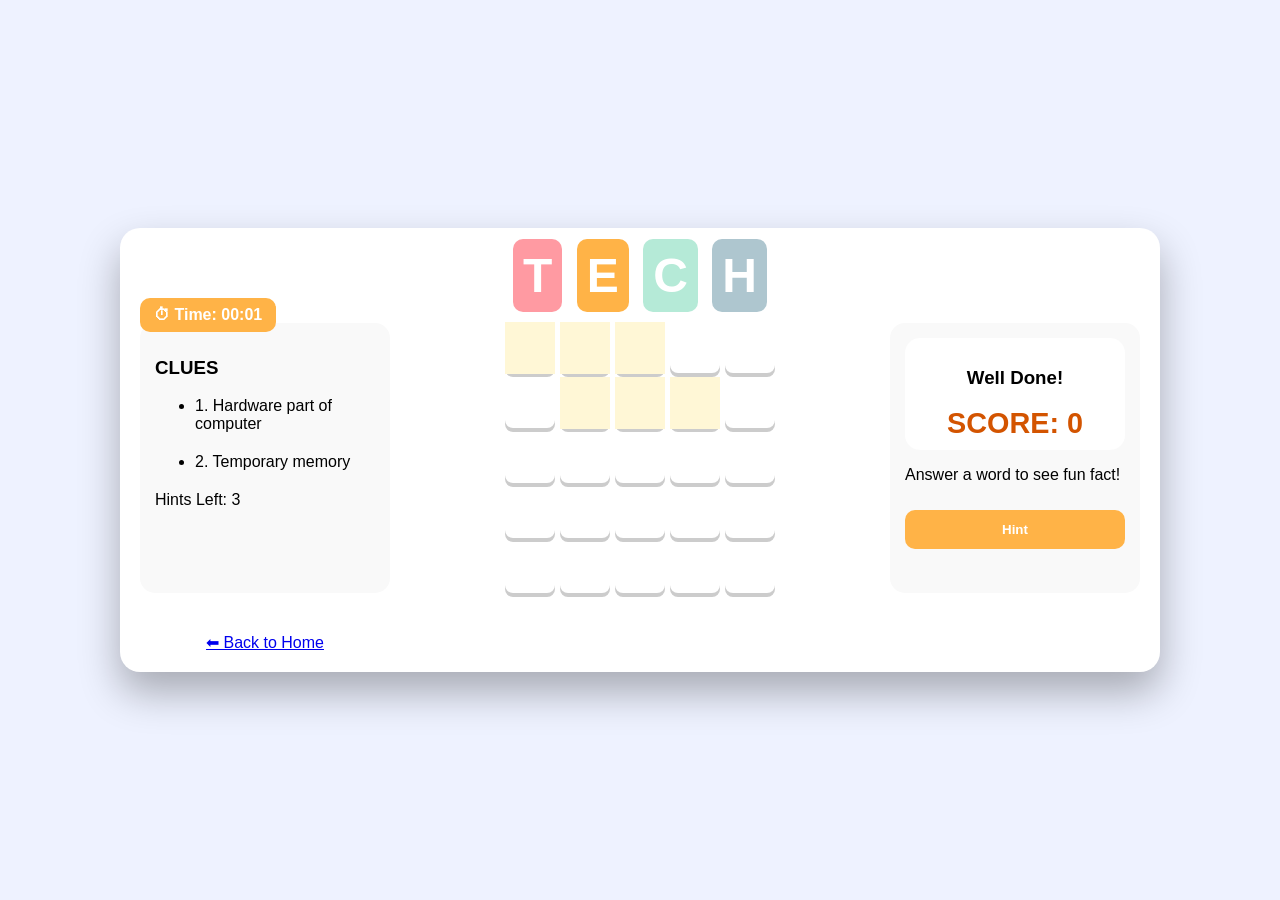
<file: one.html>
<!DOCTYPE html>
<html lang="en">
<head>
<meta charset="UTF-8">
<meta name="viewport" content="width=device-width, initial-scale=1.0">
<title>Tech Crossword Quest</title>
<link rel="stylesheet" href="styles.css">
</head>

<body>
<div id="game-container">

  <!-- PREVIOUS ARROW -->
  <div id="prev-arrow">←</div>

  <!-- TIMER -->
  <div id="top-timer">⏱ Time: 00:00</div>

  <!-- HEADER -->
  <div class="header">
    <span class="title-letter t-1">T</span>
    <span class="title-letter t-2">E</span>
    <span class="title-letter t-3">C</span>
    <span class="title-letter t-4">H</span>
  </div>

  <!-- CLUES -->
  <div class="panel">
    <h3>CLUES</h3>
    <ul id="clues-list"></ul>
    <div>Hints Left: <span id="hint-count">3</span></div>
  </div>

  <!-- GRID -->
  <div class="grid" id="crossword-grid"></div>

  <!-- SCORE -->
  <div class="panel">
    <div class="score-box">
      <h3>Well Done!</h3>
      <div id="score-val">SCORE: 0</div>
    </div>
    <p id="fun-fact">Answer a word to see fun fact!</p>
    <button class="btn btn-hint" id="hint-btn">Hint</button>
  </div>

  <!-- NEXT LEVEL -->
  <div id="next-level-container" style="display:none;">
    <button class="btn" id="next-level-btn">Next Level →</button>
  </div>
  <a href="../index.html" style="display:block; margin-top:20px; text-align:center;">⬅ Back to Home</a>

</div>

<script src="script.js"></script>
</body>
</html>
</file>
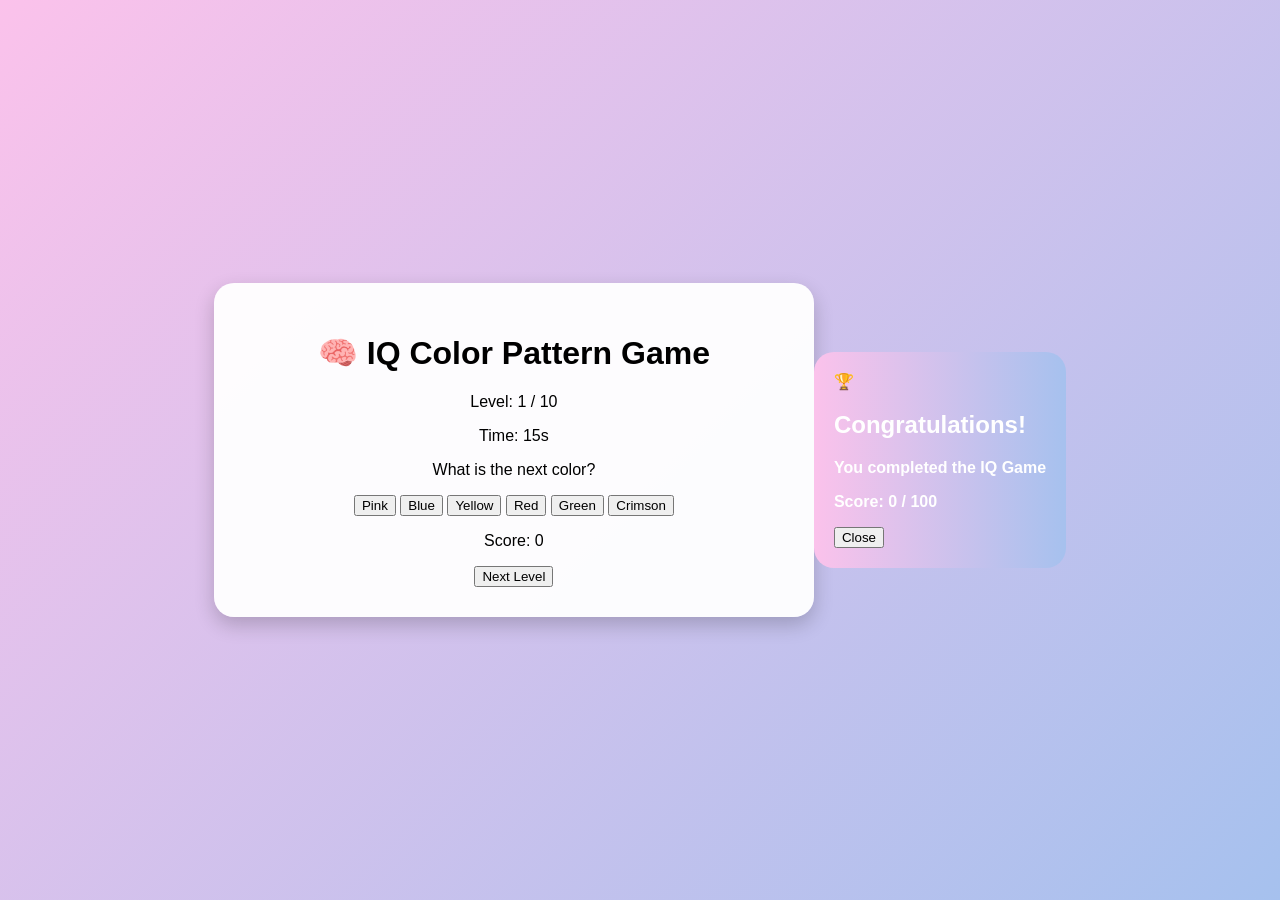
<file: three.html>
<!DOCTYPE html>
<html lang="en">
<head>
  <meta charset="UTF-8">
  <title>IQ Color Pattern Game</title>
  <link rel="stylesheet" href="style.css">
</head>
<body>

<div class="game-container">
  <h1>🧠 IQ Color Pattern Game</h1>

  <p class="level">Level: <span id="level">1</span> / 10</p>
  <p class="timer">Time: <span id="timer">15</span>s</p>

  <div id="pattern" class="pattern-box"></div>

  <p class="question">What is the next color?</p>

  <div class="options">
    <button onclick="checkAnswer('pink')">Pink</button>
    <button onclick="checkAnswer('blue')">Blue</button>
    <button onclick="checkAnswer('yellow')">Yellow</button>
    <button onclick="checkAnswer('red')">Red</button>
    <button onclick="checkAnswer('green')">Green</button>
    <button onclick="checkAnswer('crimson')">Crimson</button>
  </div>

  <p id="result"></p>
  <p class="score">Score: <span id="score">0</span></p>
  <button class="next-btn" onclick="nextQuestion()">Next Level</button>
</div>

<!-- Certificate popup -->
<div id="certificate" class="certificate">
  <div class="certificate-content">
    <div class="trophy">🏆</div>
    <h2>Congratulations!</h2>
    <p>You completed the IQ Game</p>
    <p>Score: <span id="final-score">0</span> / 100</p>
    <button onclick="closeCertificate()">Close</button>
  </div>
</div>

<script src="script.js"></script>
</body>
</html>
</file>
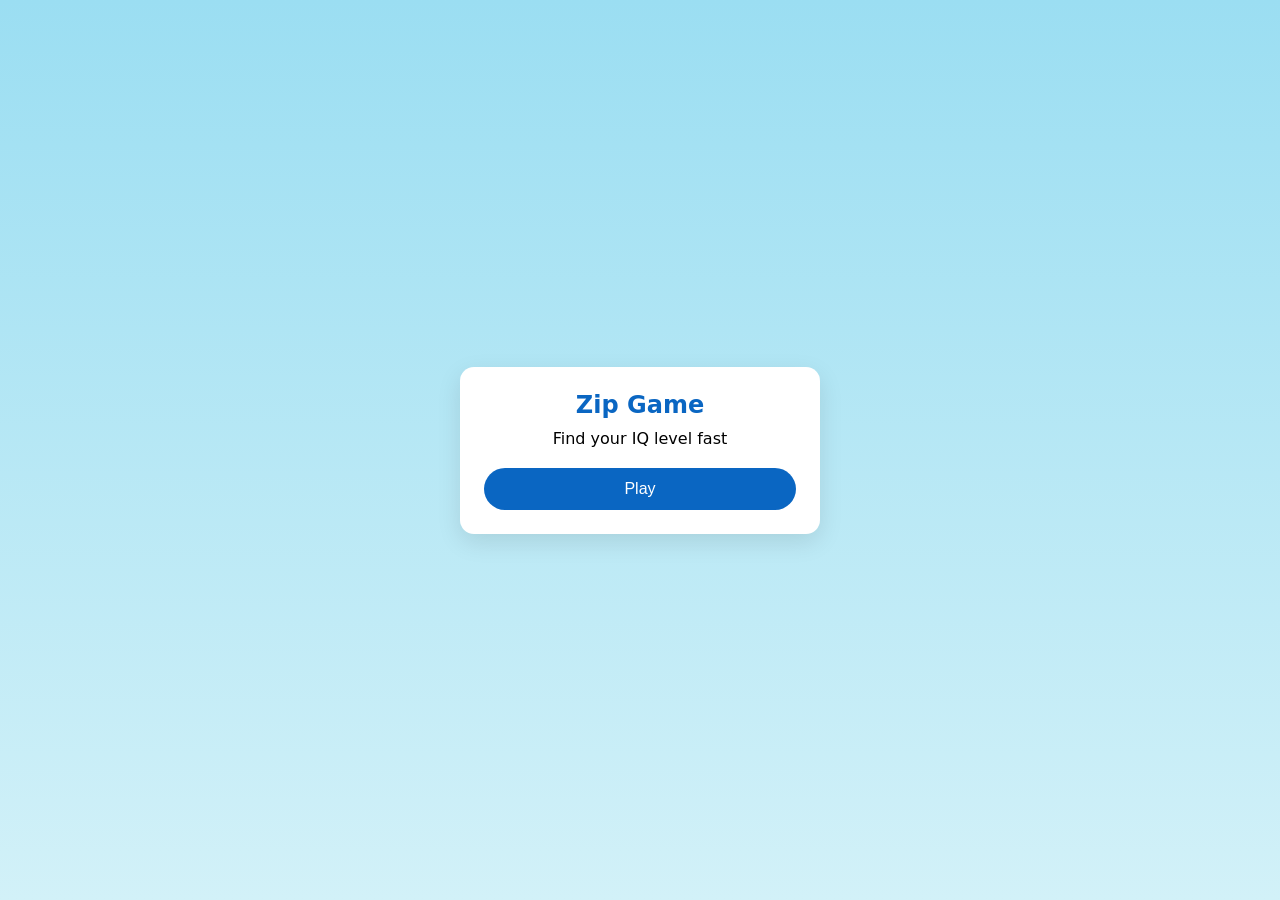
<file: two.html>
<!DOCTYPE html>
<html lang="en">
<head>
  <meta charset="UTF-8">
  <title>Zip Game – Mixed Quiz</title>
  <meta name="viewport" content="width=device-width, initial-scale=1.0">
  <link rel="stylesheet" href="styless.css">
</head>
<body>

<div class="app">

  <section id="start" class="screen active">
    <h1>Zip Game</h1>
    <p>Find your IQ level fast</p>
    <button id="startBtn">Play</button>
  </section>

  <section id="game" class="screen">
    <header class="top">
      <span>⏱ <b id="time">60</b></span>
      <span>⭐ <b id="score">0</b></span>
    </header>

    <div class="current">
      Question
      <strong id="currentWord"></strong>
    </div>

    <div id="grid"></div>
  </section>

  <section id="result" class="screen">
    <h2>Game Over 🎉</h2>
    <p>Score: <b id="finalScore"></b></p>
    <p>Accuracy: <b id="accuracy"></b>%</p>
    <button id="playAgain">Play Again</button>
  </section>

</div>

<script src="script.js"></script>
</body>
</html>
</file>
<file: styles.css>
body{
  margin:0;
  font-family:Poppins, sans-serif;
  background:#eef2ff;
  display:flex;
  justify-content:center;
  align-items:center;
  min-height:100vh;
}

#game-container{
  width:1000px;
  background:white;
  border-radius:20px;
  padding:20px;
  display:grid;
  grid-template-columns:250px 1fr 250px;
  gap:20px;
  position:relative;
  box-shadow:0 20px 40px rgba(0,0,0,0.3);
}

/* PREVIOUS ARROW */
#prev-arrow{
  position:absolute;
  top:10px;
  left:20px;
  font-size:28px;
  cursor:pointer;
  background:#ff9aa2;
  color:white;
  padding:6px 12px;
  border-radius:50%;
}

/* TIMER */
#top-timer{
  position:absolute;
  top:70px;
  left:20px;
  background:#ffb347;
  color:white;
  padding:8px 14px;
  border-radius:10px;
  font-weight:bold;
}

.header{
  grid-column:1/-1;
  text-align:center;
}

.title-letter{
  font-size:3rem;
  padding:10px;
  margin:0 5px;
  border-radius:10px;
  color:white;
  font-weight:900;
}

.t-1{background:#ff9aa2;}
.t-2{background:#ffb347;}
.t-3{background:#b5ead7;}
.t-4{background:#aec6cf;}

.panel{
  background:#f9f9f9;
  padding:15px;
  border-radius:15px;
}

.grid{
  display:grid;
  justify-content:center;
  gap:5px;
}

.cell{
  width:50px;
  height:50px;
  background:#fff;
  border-radius:8px;
  display:flex;
  justify-content:center;
  align-items:center;
  box-shadow:0 4px #ccc;
}

.cell input{
  width:100%;
  height:100%;
  text-align:center;
  font-size:20px;
  border:none;
  font-weight:bold;
  text-transform:uppercase;
  background:#fff7d6;
}

.btn{
  width:100%;
  padding:12px;
  margin-top:10px;
  border:none;
  border-radius:10px;
  color:white;
  font-weight:bold;
  cursor:pointer;
}

.btn-hint{background:#ffb347;}
#next-level-btn{background:#61c0bf;}

.score-box{
  background:white;
  padding:10px;
  border-radius:15px;
  text-align:center;
}

#score-val{
  font-size:1.8rem;
  color:#d35400;
  font-weight:bold;
}

/* ✅ 2cm GAP between clues */
#clues-list li{
  margin-bottom:20px;
}

.game-over{
  grid-column:1/-1;
  text-align:center;
  font-size:2.5rem;
  font-weight:bold;
  padding:50px;
}
</file>
<file: style.css>
body {
    font-family: 'Arial', sans-serif;
    display: flex;
    justify-content: center;
    align-items: center;
    min-height: 100vh;
    background: linear-gradient(135deg, #fbc2eb, #a6c1ee);
    margin: 0;
}

.game-container {
    background: rgba(255,255,255,0.95);
    padding: 30px 50px;
    border-radius: 20px;
    text-align: center;
    box-shadow: 0 8px 20px rgba(0,0,0,0.2);
    width: 90%;
    max-width: 500px;
}

#emoji-grid {
    display: grid;
    grid-template-columns: repeat(5, 60px);
    grid-gap: 15px;
    justify-content: center;
    margin: 20px 0;
}

.emoji-item {
    font-size: 40px;
    cursor: pointer;
    transition: transform 0.2s, box-shadow 0.2s;
    padding: 10px;
    border-radius: 15px;
}

.emoji-item:hover {
    transform: scale(1.2);
    box-shadow: 0 5px 15px rgba(0,0,0,0.2);
}

#result {
    font-size: 20px;
    margin: 15px 0;
    font-weight: bold;
}

#next-btn {
    padding: 10px 25px;
    font-size: 16px;
    border: none;
    background: #ff758c;
    color: white;
    border-radius: 10px;
    cursor: pointer;
    transition: background 0.3s;
}

#next-btn:hover {
    background: #ff4e6a;
}

/* Certificate */
#certificate {
    margin-top: 20px;
    background: linear-gradient(to right, #fbc2eb, #a6c1ee);
    padding: 20px;
    border-radius: 20px;
    color: #fff;
    font-weight: bold;
}

.hidden {
    display: none;
}
</file>
<file: styless.css>
* {
  margin: 0;
  padding: 0;
  box-sizing: border-box;
}

body {
  font-family: system-ui, sans-serif;
  background: linear-gradient(to bottom, #9bdef2, #d2f1f8);
  display: flex;
  justify-content: center;
  align-items: center;
  min-height: 100vh;
}

.app {
  width: 100%;
  max-width: 360px;
}

.screen {
  display: none;
  background: #ffffff;
  border-radius: 14px;
  padding: 24px;
  box-shadow: 0 8px 25px rgba(0,0,0,0.1);
  text-align: center;
}

.screen.active {
  display: block;
}

h1 {
  color: #0a66c2;
  margin-bottom: 10px;
}

button {
  margin-top: 20px;
  padding: 12px;
  width: 100%;
  border: none;
  border-radius: 30px;
  background: #0a66c2;
  color: white;
  font-size: 16px;
  cursor: pointer;
}

button:hover {
  background: #084d94;
}

.top {
  display: flex;
  justify-content: space-between;
  font-size: 14px;
  margin-bottom: 15px;
}

.current {
  font-size: 13px;
  margin-bottom: 12px;
}

.current strong {
  display: block;
  font-size: 22px;
  margin-top: 4px;
  color: #0a66c2;
}

#grid {
  display: grid;
  grid-template-columns: repeat(2, 1fr);
  gap: 10px;
}

.word {
  background: #f1f5f9;
  border-radius: 10px;
  padding: 16px;
  cursor: pointer;
  font-weight: 500;
  transition: transform 0.15s ease;
}

.word:hover {
  transform: scale(1.05);
}

.word.correct {
  background: #d1fae5;
  color: #065f46;
}

.word.wrong {
  background: #fde2e2;
  color: #b91c1c;
  animation: blinkRed 0.3s ease-in-out 2;
}

@keyframes blinkRed {
  0% { background: #fde2e2; }
  50% { background: #fca5a5; }
  100% { background: #fde2e2; }
}
</file>
